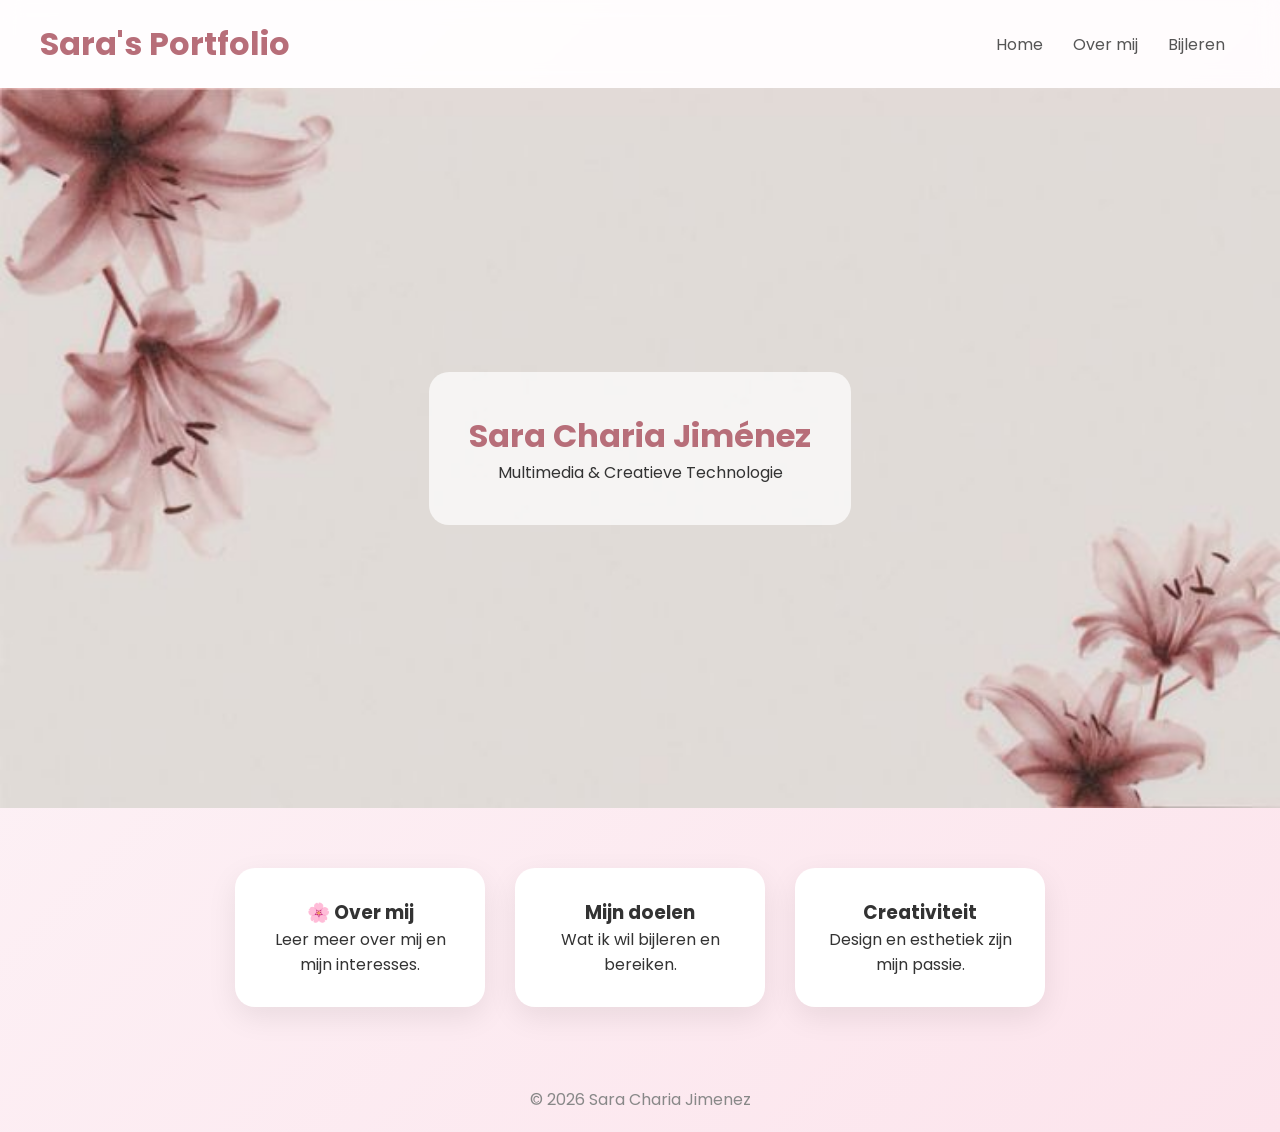
<file: portfolio/index.html>
<!DOCTYPE html>
<html lang="nl">
<head>
    <meta charset="UTF-8">
    <meta name="description" content="Portfolio van Sara Charia Jimenez">
    <meta name="keywords" content="portfolio, multimedia, design">
    <meta name="author" content="Sara Charia Jimenez">
    <meta name="viewport" content="width=device-width, initial-scale=1.0">
    <title>Sara | Portfolio</title>

    <link rel="stylesheet" href="style.css">
    <link href="https://fonts.googleapis.com/css2?family=Poppins:wght@300;500;700&display=swap" rel="stylesheet">
</head>

<body>

<header>
    <h1>Sara's Portfolio</h1>

    <nav>
        <div class="hamburger" onclick="toggleMenu()">☰</div>
        <ul id="menu">
            <li><a href="index.html">Home</a></li>
            <li><a href="overmij.html">Over mij</a></li>
            <li><a href="bijleren.html">Bijleren</a></li>
        </ul>
    </nav>
</header>

<section class="hero">
    <div class="overlay">
        <h2>Sara Charia Jiménez</h2>
        <p>Multimedia & Creatieve Technologie</p>
    </div>
</section>

<section class="cards">

    <a href="overmij.html" class="card">
        <h3>🌸 Over mij</h3>
        <p>Leer meer over mij en mijn interesses.</p>
    </a>

    <a href="bijleren.html" class="card">
        <h3>Mijn doelen</h3>
        <p>Wat ik wil bijleren en bereiken.</p>
    </a>

    <div class="card">
        <h3>Creativiteit</h3>
        <p>Design en esthetiek zijn mijn passie.</p>
    </div>

</section>

<footer>
    <p>© 2026 Sara Charia Jimenez</p>
</footer>

<script src="script.js"></script>
</body>
</html>
</file>
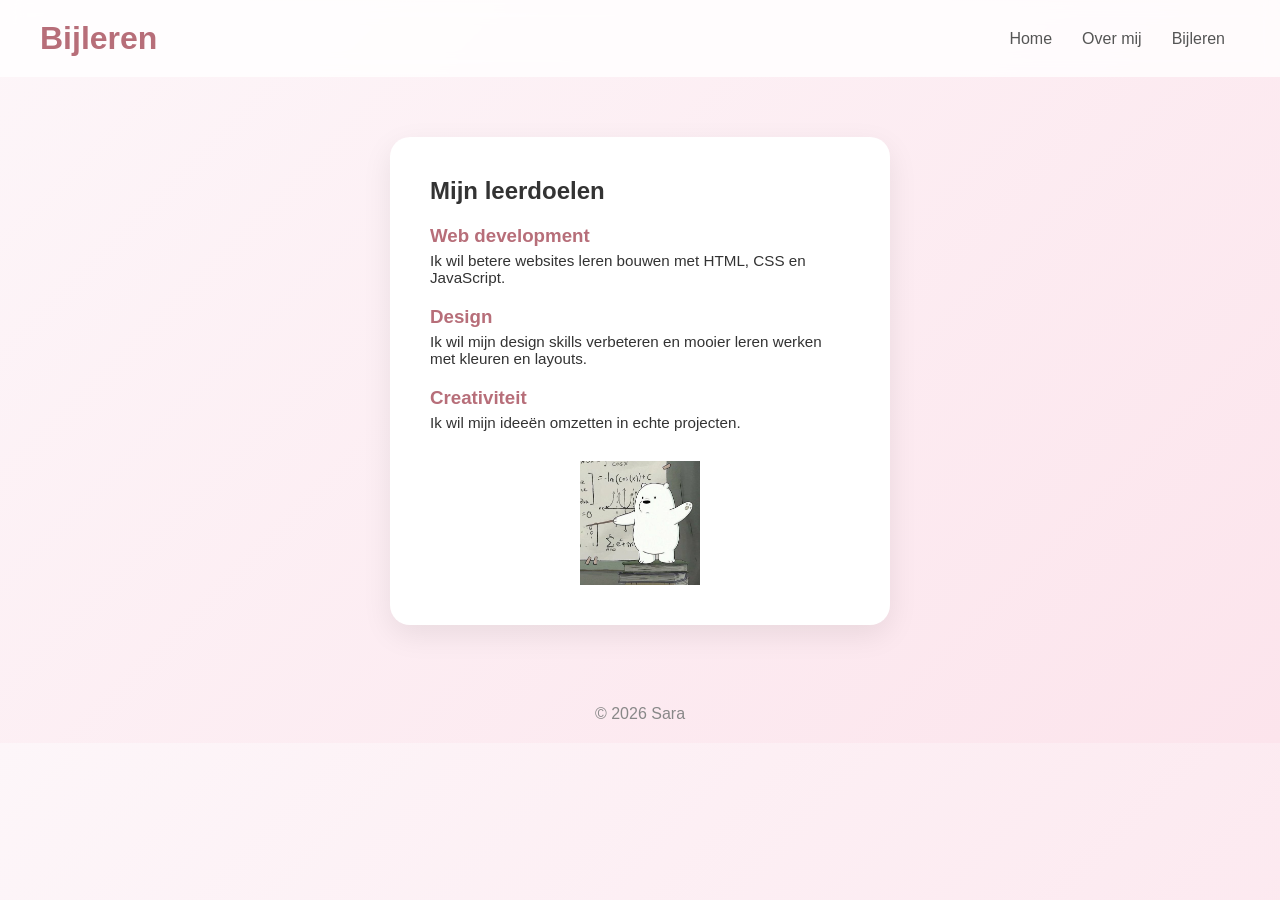
<file: portfolio/bijleren.html>
<!DOCTYPE html>
<html lang="nl">
<head>
    <meta charset="UTF-8">
    <meta name="description" content="Mijn doelen">
    <meta name="viewport" content="width=device-width, initial-scale=1.0">
    <title>Bijleren</title>

    <link rel="stylesheet" href="style.css">
</head>

<body>

<header>
    <h1>Bijleren</h1>

    <nav>
        <div class="hamburger" onclick="toggleMenu()">☰</div>
        <ul id="menu">
            <li><a href="index.html">Home</a></li>
            <li><a href="overmij.html">Over mij</a></li>
            <li><a href="bijleren.html">Bijleren</a></li>
        </ul>
    </nav>
</header>

<section class="bijleren-container">

    <div class="bijleren-card">

        <h2>Mijn leerdoelen</h2>

        <div class="doel">
            <h3>Web development</h3>
            <p>Ik wil betere websites leren bouwen met HTML, CSS en JavaScript.</p>
        </div>

        <div class="doel">
            <h3>Design</h3>
            <p>Ik wil mijn design skills verbeteren en mooier leren werken met kleuren en layouts.</p>
        </div>

        <div class="doel">
            <h3>Creativiteit</h3>
            <p>Ik wil mijn ideeën omzetten in echte projecten.</p>
        </div>

        <!-- BEER -->
        <img src="images/beer.png" alt="beer" class="beer">

    </div>

</section>

<footer>
    <p>© 2026 Sara</p>
</footer>

<script src="script.js"></script>
</body>
</html>
</file>
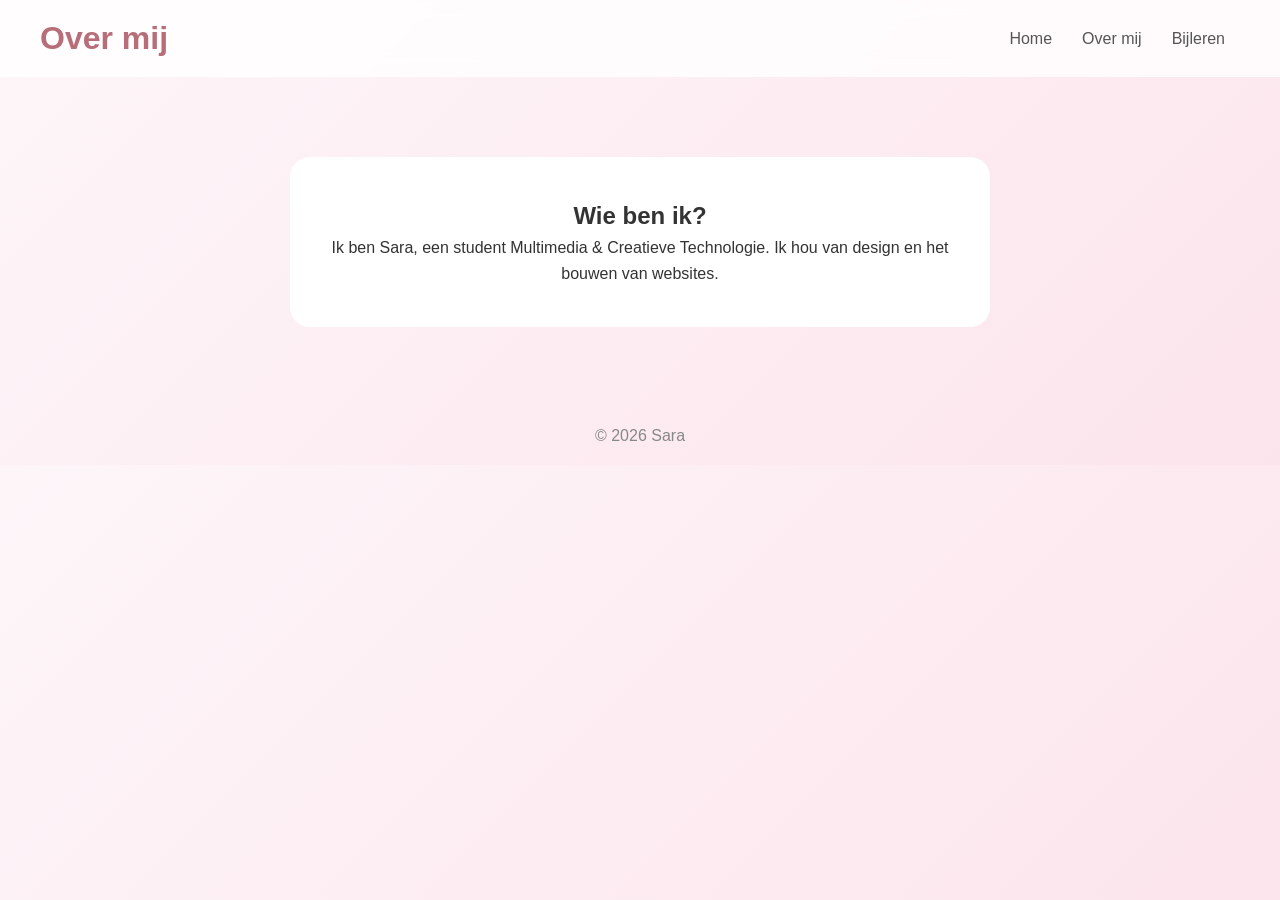
<file: portfolio/overmij.html>
<!DOCTYPE html>
<html lang="nl">
<head>
    <meta charset="UTF-8">
    <meta name="description" content="Over Sara">
    <meta name="viewport" content="width=device-width, initial-scale=1.0">
    <title>Over mij</title>

    <link rel="stylesheet" href="style.css">
</head>

<body>

<header>
    <h1>Over mij</h1>

    <nav>
        <div class="hamburger" onclick="toggleMenu()">☰</div>
        <ul id="menu">
            <li><a href="index.html">Home</a></li>
            <li><a href="overmij.html">Over mij</a></li>
            <li><a href="bijleren.html">Bijleren</a></li>
        </ul>
    </nav>
</header>

<section class="content">

    

    <div>
        <h2>Wie ben ik?</h2>
        <p>
            Ik ben Sara, een student Multimedia & Creatieve Technologie.
            Ik hou van design en het bouwen van websites.
        </p>
    </div>

</section>

<footer>
    <p>© 2026 Sara</p>
</footer>

<script src="script.js"></script>
</body>
</html>
</file>
<file: portfolio/style.css>
* {
    margin: 0;
    padding: 0;
    box-sizing: border-box;
}

body {
    font-family: 'Poppins', sans-serif;
    background: linear-gradient(135deg, #fdf6f9, #fce4ec);
    color: #333;
}

/* HEADER */
header {
    display: flex;
    justify-content: space-between;
    align-items: center;
    padding: 20px 40px;
    background: rgba(255,255,255,0.8);
    backdrop-filter: blur(10px);
}

header h1 {
    color: #b76e79;
}

/* NAV */
nav ul {
    display: flex;
    list-style: none;
}

nav ul li a {
    margin: 0 15px;
    text-decoration: none;
    color: #555;
    transition: 0.3s;
}

nav ul li a:hover {
    color: #b76e79;
}

/* HERO */
.hero {
    height: 80vh;
    background: url("images/bloemen.jpg") center/cover no-repeat;
    display: flex;
    justify-content: center;
    align-items: center;
}

.overlay {
    background: rgba(255,255,255,0.7);
    padding: 40px;
    border-radius: 20px;
    text-align: center;
    animation: fadeIn 1s ease;
}

.overlay h2 {
    font-size: 2rem;
    color: #b76e79;
}

/* CARDS */
.cards {
    display: flex;
    justify-content: center;
    gap: 30px;
    padding: 60px;
    flex-wrap: wrap;
}

.card {
    background: white;
    padding: 30px;
    width: 250px;
    border-radius: 20px;
    text-align: center;
    text-decoration: none;
    color: #333;
    box-shadow: 0 10px 30px rgba(0,0,0,0.08);
    transition: all 0.3s ease;
}

.card:hover {
    transform: translateY(-10px) scale(1.03);
    box-shadow: 0 20px 40px rgba(0,0,0,0.12);
}

/* OVER MIJ */
.content {
    max-width: 700px;
    margin: 80px auto;
    padding: 40px;
    background: white;
    border-radius: 20px;
    text-align: center;
    line-height: 1.6;
}

/* BIJLEREN */
.bijleren-container {
    display: flex;
    justify-content: center;
    padding: 60px;
}

.bijleren-card {
    background: white;
    padding: 40px;
    border-radius: 20px;
    max-width: 500px;
    box-shadow: 0 10px 30px rgba(0,0,0,0.08);
}

.doel {
    margin-top: 20px;
}

.doel h3 {
    color: #b76e79;
    margin-bottom: 5px;
}

.doel p {
    font-size: 0.95rem;
}

/* BEER */
.beer {
    width: 120px;
    display: block;
    margin: 30px auto 0;
    animation: float 3s ease-in-out infinite;
}

@keyframes float {
    0% { transform: translateY(0); }
    50% { transform: translateY(-8px); }
    100% { transform: translateY(0); }
}

/* FOOTER */
footer {
    text-align: center;
    padding: 20px;
    color: #888;
}

/* HAMBURGER */
.hamburger {
    display: none;
    font-size: 24px;
    cursor: pointer;
}

/* ANIMATIE */
@keyframes fadeIn {
    from { opacity: 0; }
    to { opacity: 1; }
}

/* RESPONSIVE */
@media (max-width: 768px) {

    nav ul {
        display: none;
        flex-direction: column;
        position: absolute;
        right: 0;
        top: 60px;
        background: white;
        width: 200px;
        padding: 10px;
    }

    nav ul.active {
        display: flex;
    }

    .hamburger {
        display: block;
    }

    .cards {
        padding: 30px;
    }
}
</file>
